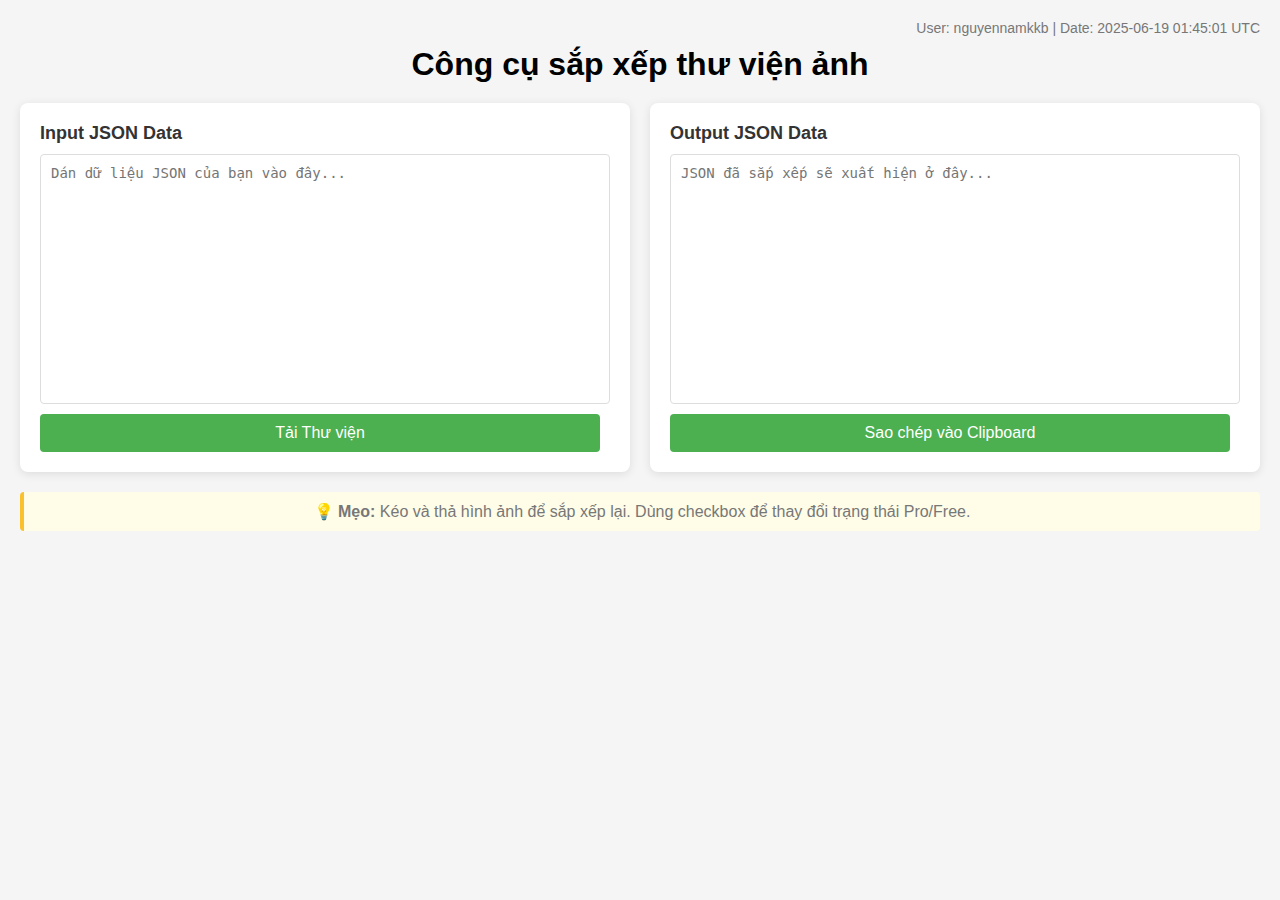
<file: dynamic-gallery.html>
<!DOCTYPE html>
<html lang="vi">
<head>
    <meta charset="UTF-8">
    <meta name="viewport" content="width=device-width, initial-scale=1.0">
    <title>Công cụ sắp xếp thư viện ảnh</title>
    <style>
        * {
            box-sizing: border-box;
            margin: 0;
            padding: 0;
        }
        body {
            font-family: 'Arial', sans-serif;
            background-color: #f5f5f5;
            padding: 20px;
        }
        .container {
            max-width: 1400px;
            margin: 0 auto;
        }
        .user-info {
            text-align: right;
            font-size: 14px;
            color: #777;
            margin-bottom: 10px;
        }
        .layout-container {
            display: flex;
            gap: 20px;
            margin-bottom: 20px;
        }
        .json-panel {
            flex: 1;
            padding: 20px;
            background-color: white;
            border-radius: 8px;
            box-shadow: 0 2px 10px rgba(0,0,0,0.1);
            min-height: 300px;
            display: flex;
            flex-direction: column;
        }
        .json-panel-title {
            font-size: 18px;
            margin-bottom: 10px;
            color: #333;
        }
        .json-textarea {
            width: 100%;
            flex: 1;
            min-height: 250px;
            padding: 10px;
            font-family: monospace;
            font-size: 14px;
            border: 1px solid #ddd;
            border-radius: 4px;
            resize: none;
            margin-bottom: 10px;
        }
        .btn {
            padding: 10px 20px;
            background-color: #4CAF50;
            color: white;
            border: none;
            border-radius: 4px;
            cursor: pointer;
            font-size: 16px;
            transition: background-color 0.3s;
            margin-right: 10px;
        }
        .btn:hover {
            background-color: #45a049;
        }
        .btn-blue {
            background-color: #2196F3;
        }
        .btn-blue:hover {
            background-color: #0b7dda;
        }
        .error-message {
            color: #d32f2f;
            padding: 10px;
            background-color: #ffebee;
            border-radius: 4px;
            margin-top: 10px;
            display: none;
        }
        .category {
            margin-bottom: 30px;
            background-color: white;
            border-radius: 8px;
            padding: 15px;
            box-shadow: 0 2px 10px rgba(0,0,0,0.1);
        }
        .category-title {
            font-size: 20px;
            color: #333;
            margin-bottom: 15px;
            padding-bottom: 5px;
            border-bottom: 2px solid #ddd;
            display: flex;
            justify-content: space-between;
            align-items: center;
        }
        .category-info {
            font-size: 14px;
            color: #777;
        }
        .gallery {
            display: flex;
            flex-wrap: wrap;
            gap: 15px;
            min-height: 100px;
        }
        .gallery-item {
            position: relative;
            width: 150px;
            border-radius: 8px;
            overflow: hidden;
            box-shadow: 0 2px 5px rgba(0,0,0,0.1);
            transition: transform 0.2s ease, box-shadow 0.2s ease;
            background-color: white;
            display: flex;
            flex-direction: column;
        }
        .gallery-item:hover {
            transform: translateY(-5px);
            box-shadow: 0 5px 15px rgba(0,0,0,0.2);
            z-index: 10;
        }
        .item-main-content {
             position: relative;
             cursor: move;
        }
        .gallery-item img {
            width: 100%;
            height: 150px;
            object-fit: cover;
            display: block;
            pointer-events: none; /* Ngăn ảnh ảnh hưởng đến việc kéo */
        }
        .badge {
            position: absolute;
            top: 10px;
            right: 10px;
            padding: 3px 8px;
            border-radius: 3px;
            font-size: 12px;
            font-weight: bold;
            color: white;
            z-index: 5;
            pointer-events: none;
        }
        .pro-badge {
            background-color: #ff7700;
        }
        .free-badge {
            background-color: #4CAF50;
        }
        .item-name {
            padding: 8px;
            font-size: 13px;
            background-color: #fff;
            text-align: center;
            white-space: nowrap;
            overflow: hidden;
            text-overflow: ellipsis;
            pointer-events: none;
            flex-grow: 1;
        }
        /* CSS MỚI CHO CHECKBOX */
        .item-pro-toggle {
            padding: 6px 8px;
            font-size: 13px;
            background-color: #f0f0f0;
            text-align: center;
            border-top: 1px solid #ddd;
        }
        .item-pro-toggle input {
            margin-right: 5px;
            vertical-align: middle;
            cursor: pointer;
        }
        .item-pro-toggle label {
            vertical-align: middle;
            cursor: pointer;
        }
        .drag-instruction {
            text-align: center;
            color: #777;
            margin-bottom: 20px;
            background-color: #fffde7;
            padding: 10px;
            border-radius: 4px;
            border-left: 4px solid #fbc02d;
        }
        .item-order {
            position: absolute;
            top: 10px;
            left: 10px;
            padding: 3px 8px;
            background-color: rgba(0,0,0,0.6);
            color: white;
            border-radius: 3px;
            font-size: 12px;
            z-index: 5;
            pointer-events: none;
        }
        .dragging {
            opacity: 0.6;
            transform: scale(0.95);
            z-index: 100;
        }
        @media (max-width: 900px) {
            .layout-container {
                flex-direction: column;
            }
        }
    </style>
</head>
<body>
    <div class="container">
        <div class="user-info">
            <span>User: nguyennamkkb</span> | 
            <span>Date: 2025-06-19 01:45:01 UTC</span>
        </div>
        
        <h1 style="text-align: center; margin-bottom: 20px;">Công cụ sắp xếp thư viện ảnh</h1>
        
        <div class="layout-container">
            <!-- Input Panel -->
            <div class="json-panel">
                <h2 class="json-panel-title">Input JSON Data</h2>
                <textarea class="json-textarea" id="json-input" placeholder="Dán dữ liệu JSON của bạn vào đây..."></textarea>
                <div class="error-message" id="error-message"></div>
                <button class="btn" id="load-btn">Tải Thư viện</button>
            </div>
            
            <!-- Output Panel -->
            <div class="json-panel">
                <h2 class="json-panel-title">Output JSON Data</h2>
                <textarea class="json-textarea" id="json-output" placeholder="JSON đã sắp xếp sẽ xuất hiện ở đây..." readonly></textarea>
                <button class="btn" id="copy-json-btn">Sao chép vào Clipboard</button>
            </div>
        </div>
        
        <div class="drag-instruction">
            <p><strong>💡 Mẹo:</strong> Kéo và thả hình ảnh để sắp xếp lại. Dùng checkbox để thay đổi trạng thái Pro/Free.</p>
        </div>
        
        <div id="gallery-container">
            <!-- Nội dung thư viện sẽ được tải vào đây -->
        </div>
    </div>

    <script>
        // Lấy các phần tử DOM
        const jsonInput = document.getElementById('json-input');
        const jsonOutput = document.getElementById('json-output');
        const loadBtn = document.getElementById('load-btn');
        const copyJsonBtn = document.getElementById('copy-json-btn');
        const galleryContainer = document.getElementById('gallery-container');
        const errorMessage = document.getElementById('error-message');
        
        // Lưu trữ dữ liệu gốc
        let originalData = null;
        
        // Hàm để hiển thị thư viện ảnh
        function renderGallery(data) {
            originalData = JSON.parse(JSON.stringify(data));
            galleryContainer.innerHTML = '';
            const urlRoot = data.urlRoot;
            
            if (!data.data || data.data.length === 0) {
                galleryContainer.innerHTML = '<p>Không tìm thấy dữ liệu thư viện.</p>';
                return;
            }
            
            data.data.forEach((category, categoryIndex) => {
                const categorySection = document.createElement('div');
                categorySection.className = 'category';
                categorySection.dataset.categoryId = category.categoryID;
                categorySection.dataset.categoryIndex = categoryIndex;
                
                const categoryTitle = document.createElement('div');
                categoryTitle.className = 'category-title';
                const titleText = document.createElement('h2');
                titleText.textContent = category.categoryName;
                categoryTitle.appendChild(titleText);
                const categoryInfo = document.createElement('span');
                categoryInfo.className = 'category-info';
                categoryInfo.textContent = `${category.content ? category.content.length : 0} ảnh`;
                categoryTitle.appendChild(categoryInfo);
                categorySection.appendChild(categoryTitle);
                
                const galleryGrid = document.createElement('div');
                galleryGrid.className = 'gallery';
                galleryGrid.dataset.categoryId = category.categoryID;
                
                if (category.content && category.content.length > 0) {
                    category.content.forEach((item, itemIndex) => {
                        const galleryItem = document.createElement('div');
                        galleryItem.className = 'gallery-item';
                        galleryItem.dataset.itemId = item.arID;
                        galleryItem.dataset.itemIndex = itemIndex;
                        galleryItem.dataset.categoryId = category.categoryID;
                        
                        // Phần nội dung chính (ảnh) để kéo thả
                        const mainContent = document.createElement('div');
                        mainContent.className = 'item-main-content';
                        mainContent.draggable = true;
                        
                        const itemOrder = document.createElement('span');
                        itemOrder.className = 'item-order';
                        itemOrder.textContent = itemIndex + 1;
                        mainContent.appendChild(itemOrder);
                        
                        const img = document.createElement('img');
                        img.src = urlRoot + item.thumb;
                        img.alt = item.arName;
                        img.loading = 'lazy';
                        img.onerror = function() {
                            this.onerror = null;
                            this.src = '[data-uri]ỗi ảnh</textPjwvc3ZnPg==';
                        };
                        mainContent.appendChild(img);
                        
                        updateItemBadges(mainContent, item);
                        
                        const itemName = document.createElement('div');
                        itemName.className = 'item-name';
                        itemName.textContent = item.arName;

                        // *** PHẦN MỚI: CHECKBOX CHỈNH SỬA PRO ***
                        const proToggleContainer = document.createElement('div');
                        proToggleContainer.className = 'item-pro-toggle';
                        const proCheckboxId = `pro-check-${item.arID}`;
                        
                        const proCheckbox = document.createElement('input');
                        proCheckbox.type = 'checkbox';
                        proCheckbox.id = proCheckboxId;
                        proCheckbox.checked = item.pro;
                        proCheckbox.dataset.itemId = item.arID;
                        proCheckbox.dataset.categoryIndex = categoryIndex;
                        
                        const proLabel = document.createElement('label');
                        proLabel.htmlFor = proCheckboxId;
                        proLabel.textContent = ' Pro';
                        
                        proToggleContainer.appendChild(proCheckbox);
                        proToggleContainer.appendChild(proLabel);
                        
                        // Gắn các phần tử vào item
                        galleryItem.appendChild(mainContent);
                        galleryItem.appendChild(itemName);
                        galleryItem.appendChild(proToggleContainer);
                        galleryGrid.appendChild(galleryItem);
                        
                        // Thêm sự kiện
                        mainContent.addEventListener('dragstart', handleDragStart);
                        mainContent.addEventListener('dragend', handleDragEnd);
                        mainContent.addEventListener('dragover', handleDragOver);
                        mainContent.addEventListener('drop', handleDrop);
                        proCheckbox.addEventListener('change', handleProToggle);
                    });
                } else {
                    galleryGrid.innerHTML = '<p>Không có ảnh trong danh mục này.</p>';
                }
                
                categorySection.appendChild(galleryGrid);
                galleryContainer.appendChild(categorySection);
            });
            
            updateJsonOutput();
        }

        // *** HÀM MỚI: XỬ LÝ KHI CHECKBOX THAY ĐỔI ***
        function handleProToggle(e) {
            const checkbox = e.target;
            const itemId = parseInt(checkbox.dataset.itemId);
            const categoryIndex = parseInt(checkbox.dataset.categoryIndex);
            const isPro = checkbox.checked;

            // 1. Cập nhật dữ liệu trong 'originalData'
            const itemToUpdate = originalData.data[categoryIndex]?.content.find(
                item => item.arID === itemId
            );

            if (itemToUpdate) {
                itemToUpdate.pro = isPro;
                itemToUpdate.free = !isPro; // Giả sử free luôn ngược lại với pro
            }

            // 2. Cập nhật huy hiệu (badge) trên giao diện
            const galleryItem = checkbox.closest('.gallery-item');
            const mainContent = galleryItem.querySelector('.item-main-content');
            if(mainContent && itemToUpdate) {
                updateItemBadges(mainContent, itemToUpdate);
            }

            // 3. Cập nhật lại JSON output
            updateJsonOutput();
        }

        // *** HÀM MỚI: TÁI SỬ DỤNG LOGIC CẬP NHẬT BADGE ***
        function updateItemBadges(element, itemData) {
            // Xóa badge cũ
            element.querySelectorAll('.badge').forEach(badge => badge.remove());
            // Thêm badge mới dựa trên dữ liệu
            if (itemData.pro) {
                const proBadge = document.createElement('span');
                proBadge.className = 'badge pro-badge';
                proBadge.textContent = 'PRO';
                element.appendChild(proBadge);
            } else if (itemData.free) {
                const freeBadge = document.createElement('span');
                freeBadge.className = 'badge free-badge';
                freeBadge.textContent = 'FREE';
                element.appendChild(freeBadge);
            }
        }
        
        let draggedItem = null;
        
        function handleDragStart(e) {
            draggedItem = this.closest('.gallery-item'); // Kéo cả gallery-item
            e.dataTransfer.effectAllowed = 'move';
            e.dataTransfer.setData('text/plain', draggedItem.dataset.itemIndex);
            setTimeout(() => { draggedItem.classList.add('dragging'); }, 0);
        }
        
        function handleDragEnd() {
            if(draggedItem) {
                draggedItem.classList.remove('dragging');
            }
            updateItemOrderNumbers();
            updateJsonOutput();
        }
        
        function handleDragOver(e) {
            e.preventDefault();
        }
        
        function handleDrop(e) {
            e.stopPropagation();
            const dropTarget = this.closest('.gallery-item');
            if (draggedItem === dropTarget) return false;

            if (draggedItem.dataset.categoryId === dropTarget.dataset.categoryId) {
                const parent = dropTarget.parentNode;
                const children = Array.from(parent.children);
                const draggedIndex = children.indexOf(draggedItem);
                const dropIndex = children.indexOf(dropTarget);
                
                if (draggedIndex < dropIndex) {
                    parent.insertBefore(draggedItem, dropTarget.nextSibling);
                } else {
                    parent.insertBefore(draggedItem, dropTarget);
                }
            } else {
                console.log("Không thể di chuyển ảnh giữa các danh mục khác nhau.");
            }
            return false;
        }
        
        function updateItemOrderNumbers() {
            document.querySelectorAll('.gallery').forEach(galleryGrid => {
                const items = galleryGrid.querySelectorAll('.gallery-item');
                items.forEach((item, index) => {
                    item.dataset.itemIndex = index;
                    const orderElem = item.querySelector('.item-order');
                    if (orderElem) orderElem.textContent = index + 1;
                });
            });
        }
        
        function updateJsonOutput() {
            if (!originalData) return;
            const updatedData = JSON.parse(JSON.stringify(originalData));
            
            document.querySelectorAll('.category').forEach(categorySection => {
                const categoryIndex = parseInt(categorySection.dataset.categoryIndex);
                const items = categorySection.querySelectorAll('.gallery-item');
                const newContentArray = [];
                items.forEach(item => {
                    const itemId = parseInt(item.dataset.itemId);
                    const originalItem = originalData.data[categoryIndex]?.content.find(
                        contentItem => contentItem.arID === itemId
                    );
                    if (originalItem) {
                        newContentArray.push(originalItem);
                    }
                });
                
                if (updatedData.data[categoryIndex]) {
                    updatedData.data[categoryIndex].content = newContentArray;
                }
            });
            
            jsonOutput.value = JSON.stringify(updatedData, null, 2);
        }
        
        function parseAndValidateJSON(jsonString) {
            try {
                const data = JSON.parse(jsonString);
                if (!data.urlRoot || !Array.isArray(data.data)) {
                     throw new Error('Cấu trúc JSON không hợp lệ.');
                }
                return data;
            } catch (error) {
                throw new Error(`JSON không hợp lệ: ${error.message}`);
            }
        }
        
        function loadGallery() {
            errorMessage.style.display = 'none';
            const jsonString = jsonInput.value.trim();
            if (!jsonString) {
                errorMessage.textContent = 'Vui lòng nhập dữ liệu JSON.';
                errorMessage.style.display = 'block';
                return;
            }
            try {
                const data = parseAndValidateJSON(jsonString);
                renderGallery(data);
            } catch (error) {
                errorMessage.textContent = error.message;
                errorMessage.style.display = 'block';
            }
        }
        
        function copyJSONToClipboard() {
            jsonOutput.select();
            try {
                document.execCommand('copy');
                const originalText = copyJsonBtn.textContent;
                copyJsonBtn.textContent = 'Đã sao chép!';
                setTimeout(() => { copyJsonBtn.textContent = originalText; }, 2000);
            } catch (err) {
                alert('Không thể sao chép.');
            }
        }
        
        loadBtn.addEventListener('click', loadGallery);
        copyJsonBtn.addEventListener('click', copyJSONToClipboard);
        
    </script>
</body>
</html>
</file>
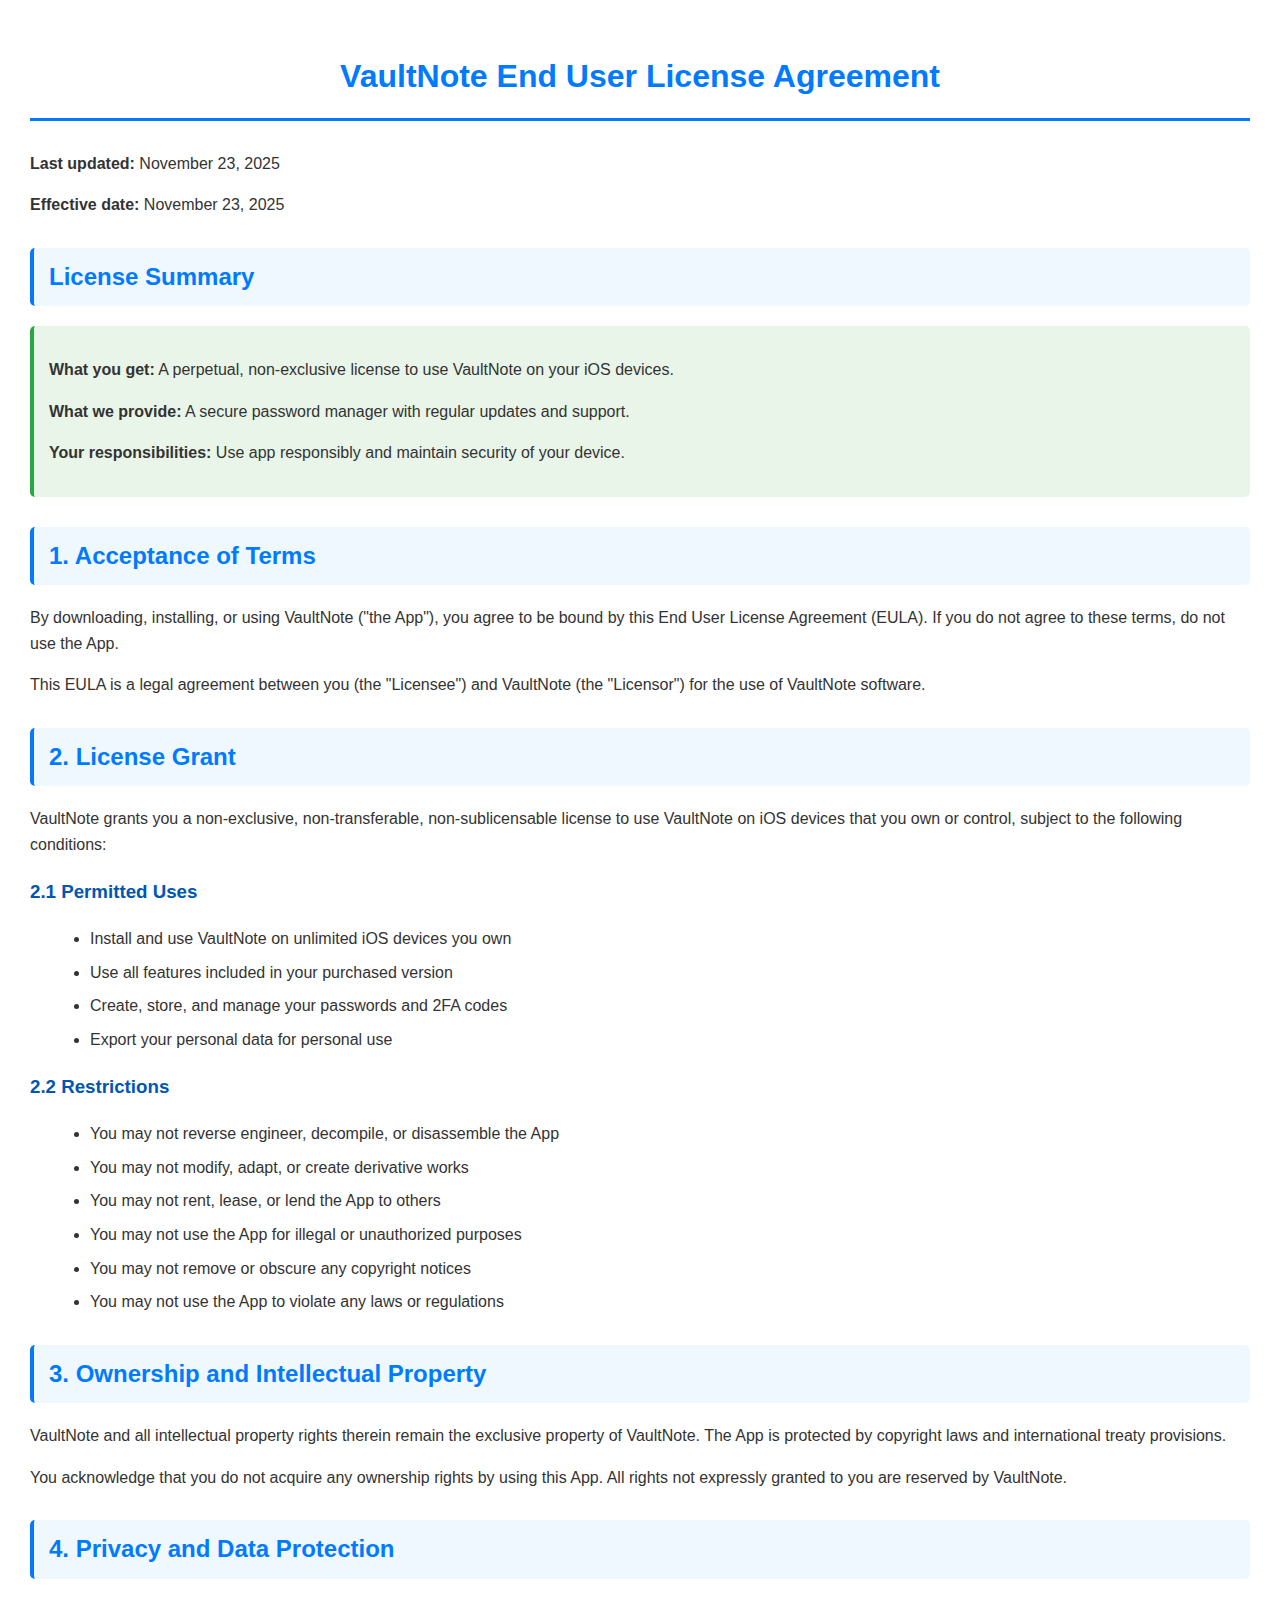
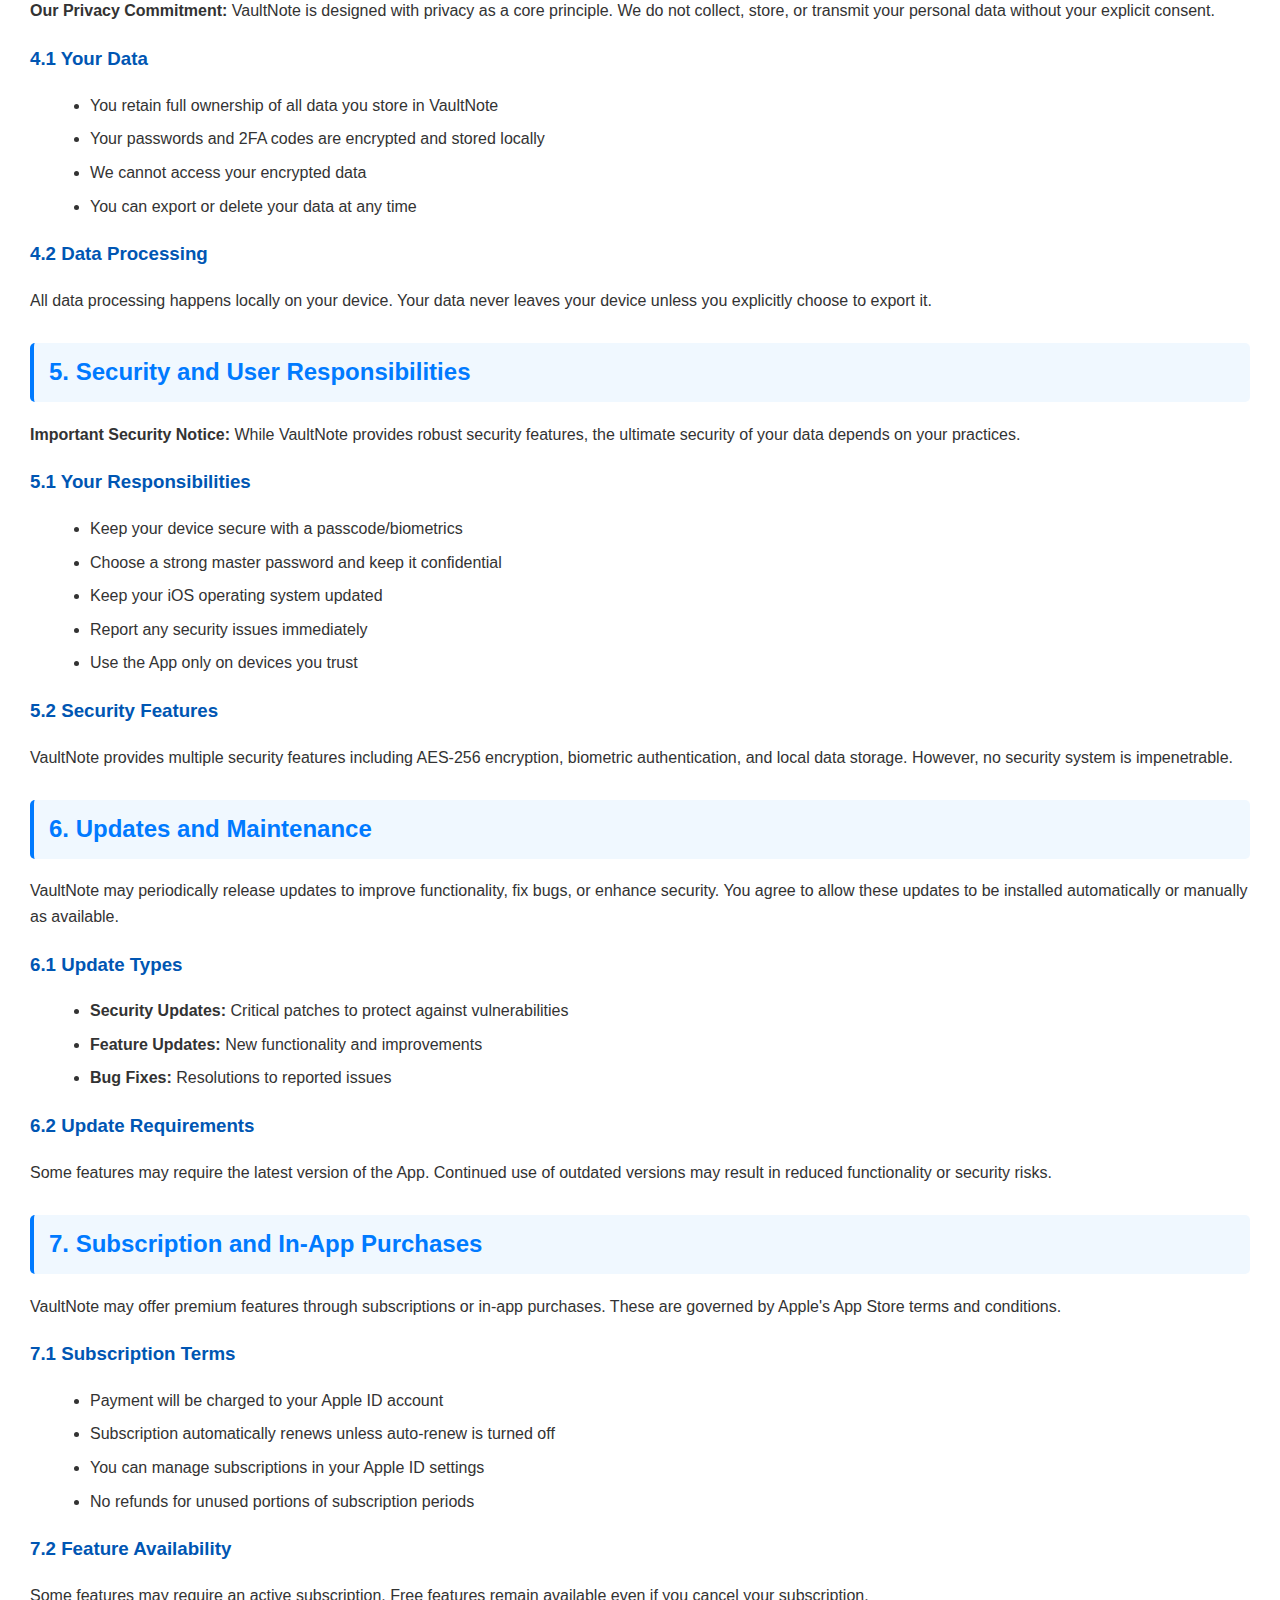
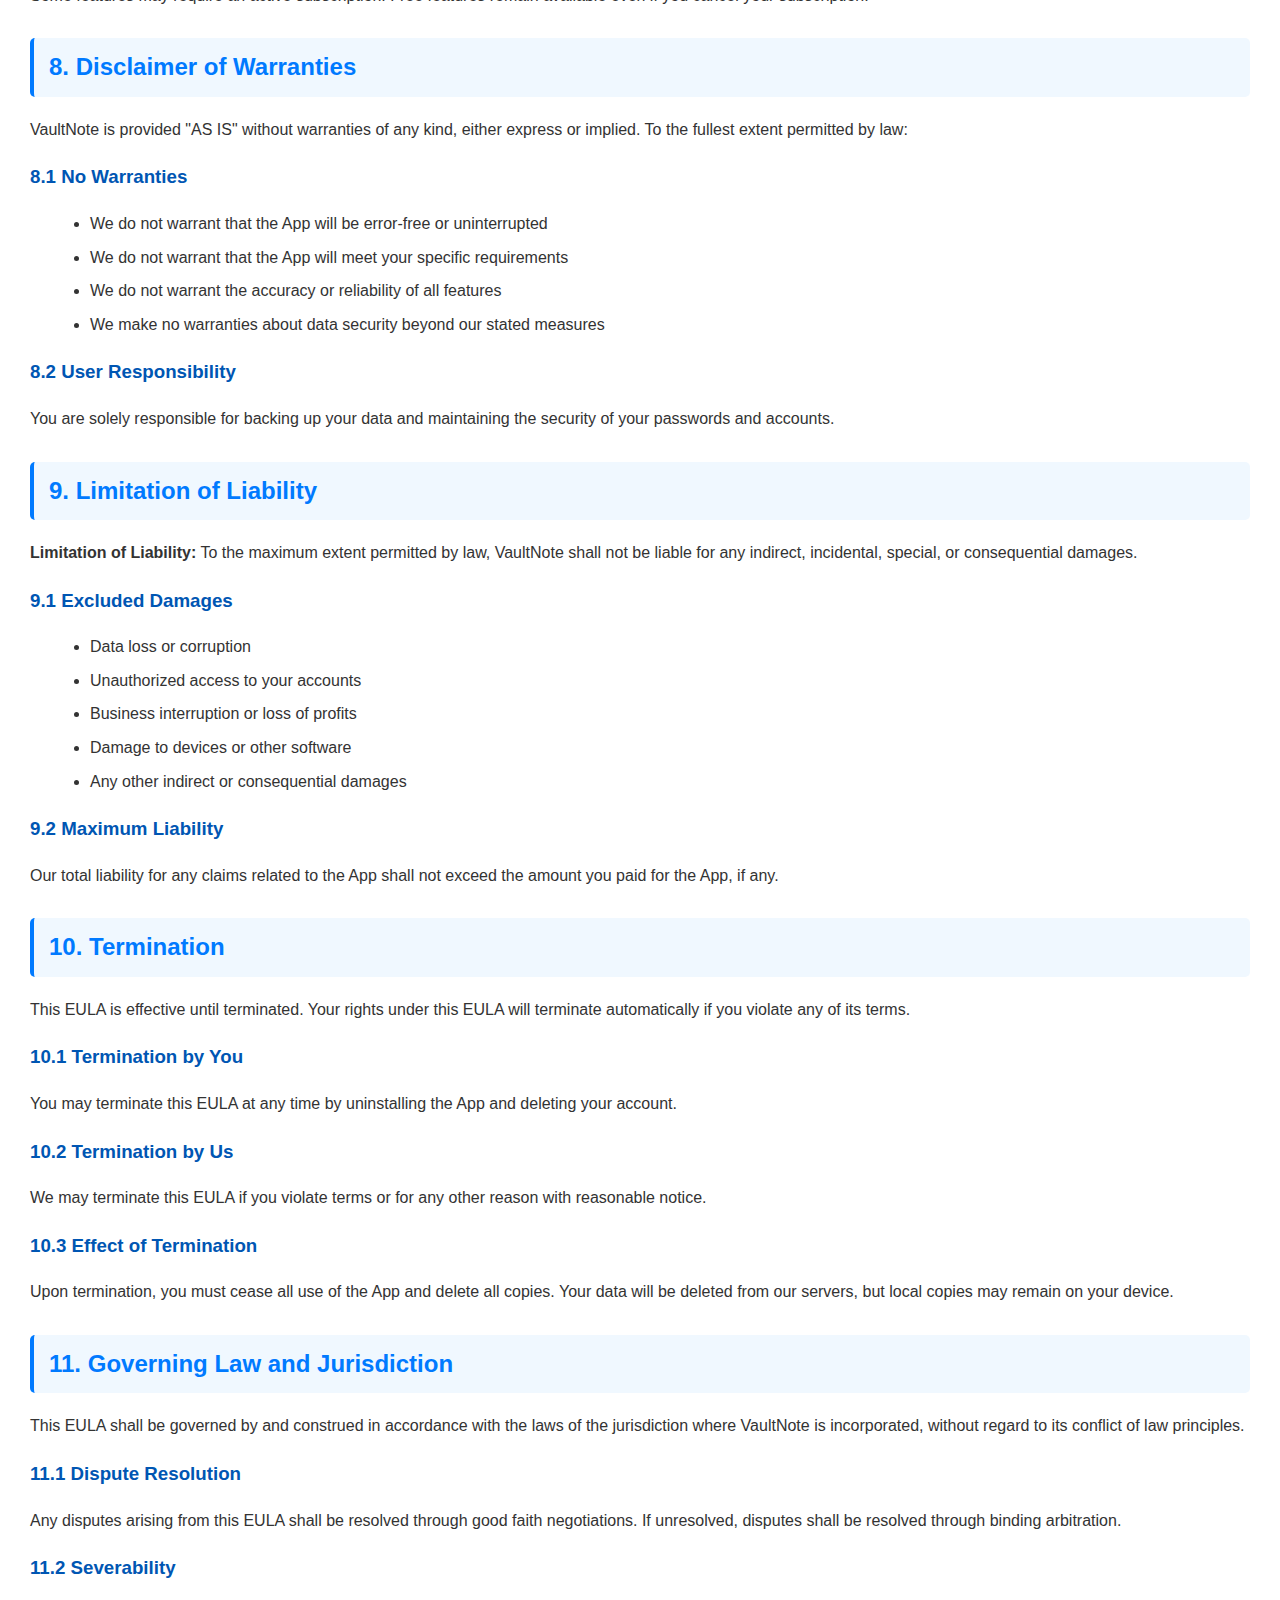
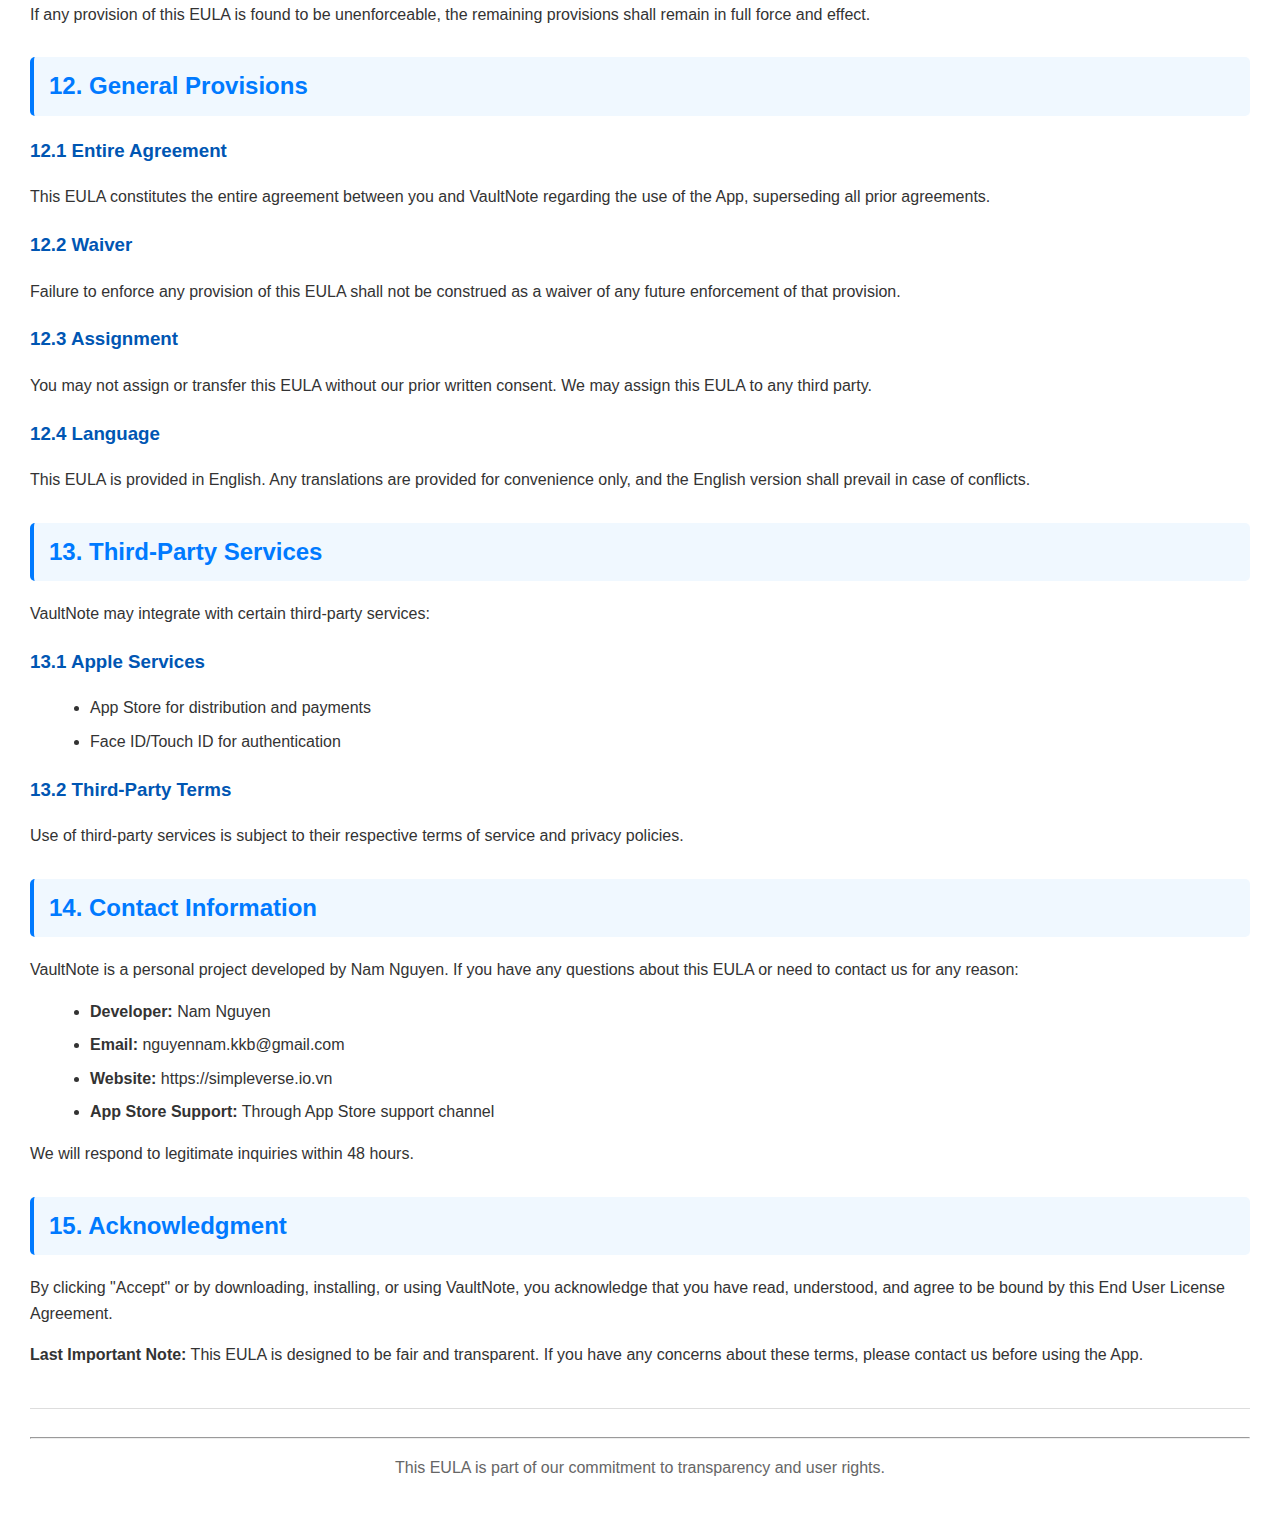
<file: vauldnote/eula.html>
<!DOCTYPE html>
<html lang="en">
<head>
    <meta charset="UTF-8">
    <meta name="viewport" content="width=device-width, initial-scale=1.0">
    <title>VaultNote - End User License Agreement</title>
    <style>
        body {
            font-family: -apple-system, BlinkMacSystemFont, 'Segoe UI', Roboto, sans-serif;
            line-height: 1.6;
            color: #333;
            margin: 0;
            padding: 0;
            background-color: #f8f9fa;
        }
        .container {
            background-color: white;
            padding: 30px;
            min-height: 100vh;
        }
        h1 {
            color: #007AFF;
            text-align: center;
            border-bottom: 3px solid #007AFF;
            padding-bottom: 15px;
            margin-bottom: 30px;
        }
        h2 {
            color: #007AFF;
            border-left: 4px solid #007AFF;
            padding-left: 15px;
            margin-top: 30px;
            background-color: #f0f8ff;
            padding: 10px 15px;
            border-radius: 5px;
        }
        h3 {
            color: #0056b3;
            margin-top: 20px;
        }
        .highlight {
            background-color: #fff3cd;
            border: 1px solid #ffeaa7;
            border-radius: 5px;
            padding: 15px;
            margin: 15px 0;
        }
        .license-summary {
            background-color: #e8f5e8;
            border-left: 4px solid #28a745;
            padding: 15px;
            margin: 15px 0;
            border-radius: 5px;
        }
        ul {
            margin-left: 20px;
        }
        li {
            margin-bottom: 8px;
        }
        .footer {
            text-align: center;
            margin-top: 40px;
            padding-top: 20px;
            border-top: 1px solid #ddd;
            color: #666;
        }
        @media (max-width: 600px) {
            body { padding: 10px; }
            .container { padding: 20px; }
            h1 { font-size: 24px; }
            h2 { font-size: 18px; }
        }
    </style>
</head>
<body>
    <div class="container">
        <h1>VaultNote End User License Agreement</h1>
    <p><strong>Last updated:</strong> November 23, 2025</p>
    <p><strong>Effective date:</strong> November 23, 2025</p>
    
    <h2>License Summary</h2>
    <div class="license-summary">
        <p><strong>What you get:</strong> A perpetual, non-exclusive license to use VaultNote on your iOS devices.</p>
        <p><strong>What we provide:</strong> A secure password manager with regular updates and support.</p>
        <p><strong>Your responsibilities:</strong> Use app responsibly and maintain security of your device.</p>
    </div>
    
    <h2>1. Acceptance of Terms</h2>
    <p>By downloading, installing, or using VaultNote ("the App"), you agree to be bound by this End User License Agreement (EULA). If you do not agree to these terms, do not use the App.</p>
    <p>This EULA is a legal agreement between you (the "Licensee") and VaultNote (the "Licensor") for the use of VaultNote software.</p>
    
    <h2>2. License Grant</h2>
    <p>VaultNote grants you a non-exclusive, non-transferable, non-sublicensable license to use VaultNote on iOS devices that you own or control, subject to the following conditions:</p>
    
    <h3>2.1 Permitted Uses</h3>
    <ul>
        <li>Install and use VaultNote on unlimited iOS devices you own</li>
        <li>Use all features included in your purchased version</li>
        <li>Create, store, and manage your passwords and 2FA codes</li>
        <li>Export your personal data for personal use</li>
    </ul>
    
    <h3>2.2 Restrictions</h3>
    <ul>
        <li>You may not reverse engineer, decompile, or disassemble the App</li>
        <li>You may not modify, adapt, or create derivative works</li>
        <li>You may not rent, lease, or lend the App to others</li>
        <li>You may not use the App for illegal or unauthorized purposes</li>
        <li>You may not remove or obscure any copyright notices</li>
        <li>You may not use the App to violate any laws or regulations</li>
    </ul>
    
    <h2>3. Ownership and Intellectual Property</h2>
    <p>VaultNote and all intellectual property rights therein remain the exclusive property of VaultNote. The App is protected by copyright laws and international treaty provisions.</p>
    <p>You acknowledge that you do not acquire any ownership rights by using this App. All rights not expressly granted to you are reserved by VaultNote.</p>
    
    <h2>4. Privacy and Data Protection</h2>
    <p><strong>Our Privacy Commitment:</strong> VaultNote is designed with privacy as a core principle. We do not collect, store, or transmit your personal data without your explicit consent.</p>
    
    <h3>4.1 Your Data</h3>
    <ul>
        <li>You retain full ownership of all data you store in VaultNote</li>
        <li>Your passwords and 2FA codes are encrypted and stored locally</li>
        <li>We cannot access your encrypted data</li>
        <li>You can export or delete your data at any time</li>
    </ul>
    
    <h3>4.2 Data Processing</h3>
    <p>All data processing happens locally on your device. Your data never leaves your device unless you explicitly choose to export it.</p>
    
    <h2>5. Security and User Responsibilities</h2>
    <p><strong>Important Security Notice:</strong> While VaultNote provides robust security features, the ultimate security of your data depends on your practices.</p>
    
    <h3>5.1 Your Responsibilities</h3>
    <ul>
        <li>Keep your device secure with a passcode/biometrics</li>
        <li>Choose a strong master password and keep it confidential</li>
        <li>Keep your iOS operating system updated</li>
        <li>Report any security issues immediately</li>
        <li>Use the App only on devices you trust</li>
    </ul>
    
    <h3>5.2 Security Features</h3>
    <p>VaultNote provides multiple security features including AES-256 encryption, biometric authentication, and local data storage. However, no security system is impenetrable.</p>
    
    <h2>6. Updates and Maintenance</h2>
    <p>VaultNote may periodically release updates to improve functionality, fix bugs, or enhance security. You agree to allow these updates to be installed automatically or manually as available.</p>
    
    <h3>6.1 Update Types</h3>
    <ul>
        <li><strong>Security Updates:</strong> Critical patches to protect against vulnerabilities</li>
        <li><strong>Feature Updates:</strong> New functionality and improvements</li>
        <li><strong>Bug Fixes:</strong> Resolutions to reported issues</li>
    </ul>
    
    <h3>6.2 Update Requirements</h3>
    <p>Some features may require the latest version of the App. Continued use of outdated versions may result in reduced functionality or security risks.</p>
    
    <h2>7. Subscription and In-App Purchases</h2>
    <p>VaultNote may offer premium features through subscriptions or in-app purchases. These are governed by Apple's App Store terms and conditions.</p>
    
    <h3>7.1 Subscription Terms</h3>
    <ul>
        <li>Payment will be charged to your Apple ID account</li>
        <li>Subscription automatically renews unless auto-renew is turned off</li>
        <li>You can manage subscriptions in your Apple ID settings</li>
        <li>No refunds for unused portions of subscription periods</li>
    </ul>
    
    <h3>7.2 Feature Availability</h3>
    <p>Some features may require an active subscription. Free features remain available even if you cancel your subscription.</p>
    
    <h2>8. Disclaimer of Warranties</h2>
    <p>VaultNote is provided "AS IS" without warranties of any kind, either express or implied. To the fullest extent permitted by law:</p>
    
    <h3>8.1 No Warranties</h3>
    <ul>
        <li>We do not warrant that the App will be error-free or uninterrupted</li>
        <li>We do not warrant that the App will meet your specific requirements</li>
        <li>We do not warrant the accuracy or reliability of all features</li>
        <li>We make no warranties about data security beyond our stated measures</li>
    </ul>
    
    <h3>8.2 User Responsibility</h3>
    <p>You are solely responsible for backing up your data and maintaining the security of your passwords and accounts.</p>
    
    <h2>9. Limitation of Liability</h2>
    <p><strong>Limitation of Liability:</strong> To the maximum extent permitted by law, VaultNote shall not be liable for any indirect, incidental, special, or consequential damages.</p>
    
    <h3>9.1 Excluded Damages</h3>
    <ul>
        <li>Data loss or corruption</li>
        <li>Unauthorized access to your accounts</li>
        <li>Business interruption or loss of profits</li>
        <li>Damage to devices or other software</li>
        <li>Any other indirect or consequential damages</li>
    </ul>
    
    <h3>9.2 Maximum Liability</h3>
    <p>Our total liability for any claims related to the App shall not exceed the amount you paid for the App, if any.</p>
    
    <h2>10. Termination</h2>
    <p>This EULA is effective until terminated. Your rights under this EULA will terminate automatically if you violate any of its terms.</p>
    
    <h3>10.1 Termination by You</h3>
    <p>You may terminate this EULA at any time by uninstalling the App and deleting your account.</p>
    
    <h3>10.2 Termination by Us</h3>
    <p>We may terminate this EULA if you violate terms or for any other reason with reasonable notice.</p>
    
    <h3>10.3 Effect of Termination</h3>
    <p>Upon termination, you must cease all use of the App and delete all copies. Your data will be deleted from our servers, but local copies may remain on your device.</p>
    
    <h2>11. Governing Law and Jurisdiction</h2>
    <p>This EULA shall be governed by and construed in accordance with the laws of the jurisdiction where VaultNote is incorporated, without regard to its conflict of law principles.</p>
    
    <h3>11.1 Dispute Resolution</h3>
    <p>Any disputes arising from this EULA shall be resolved through good faith negotiations. If unresolved, disputes shall be resolved through binding arbitration.</p>
    
    <h3>11.2 Severability</h3>
    <p>If any provision of this EULA is found to be unenforceable, the remaining provisions shall remain in full force and effect.</p>
    
    <h2>12. General Provisions</h2>
    
    <h3>12.1 Entire Agreement</h3>
    <p>This EULA constitutes the entire agreement between you and VaultNote regarding the use of the App, superseding all prior agreements.</p>
    
    <h3>12.2 Waiver</h3>
    <p>Failure to enforce any provision of this EULA shall not be construed as a waiver of any future enforcement of that provision.</p>
    
    <h3>12.3 Assignment</h3>
    <p>You may not assign or transfer this EULA without our prior written consent. We may assign this EULA to any third party.</p>
    
    <h3>12.4 Language</h3>
    <p>This EULA is provided in English. Any translations are provided for convenience only, and the English version shall prevail in case of conflicts.</p>
    
    <h2>13. Third-Party Services</h2>
    <p>VaultNote may integrate with certain third-party services:</p>
    
    <h3>13.1 Apple Services</h3>
    <ul>
        <li>App Store for distribution and payments</li>
        <li>Face ID/Touch ID for authentication</li>
    </ul>
    
    <h3>13.2 Third-Party Terms</h3>
    <p>Use of third-party services is subject to their respective terms of service and privacy policies.</p>
    
    <h2>14. Contact Information</h2>
    <p>VaultNote is a personal project developed by Nam Nguyen. If you have any questions about this EULA or need to contact us for any reason:</p>
    <ul>
        <li><strong>Developer:</strong> Nam Nguyen</li>
        <li><strong>Email:</strong> nguyennam.kkb@gmail.com</li>
        <li><strong>Website:</strong> https://simpleverse.io.vn</li>
        <li><strong>App Store Support:</strong> Through App Store support channel</li>
    </ul>
    <p>We will respond to legitimate inquiries within 48 hours.</p>
    
    <h2>15. Acknowledgment</h2>
    <p>By clicking "Accept" or by downloading, installing, or using VaultNote, you acknowledge that you have read, understood, and agree to be bound by this End User License Agreement.</p>
    
    <p><strong>Last Important Note:</strong> This EULA is designed to be fair and transparent. If you have any concerns about these terms, please contact us before using the App.</p>
    
    <div class="footer">
        <hr>
        <p>This EULA is part of our commitment to transparency and user rights.</p>
    </div>
    </div>
</body>
</html>
</file>
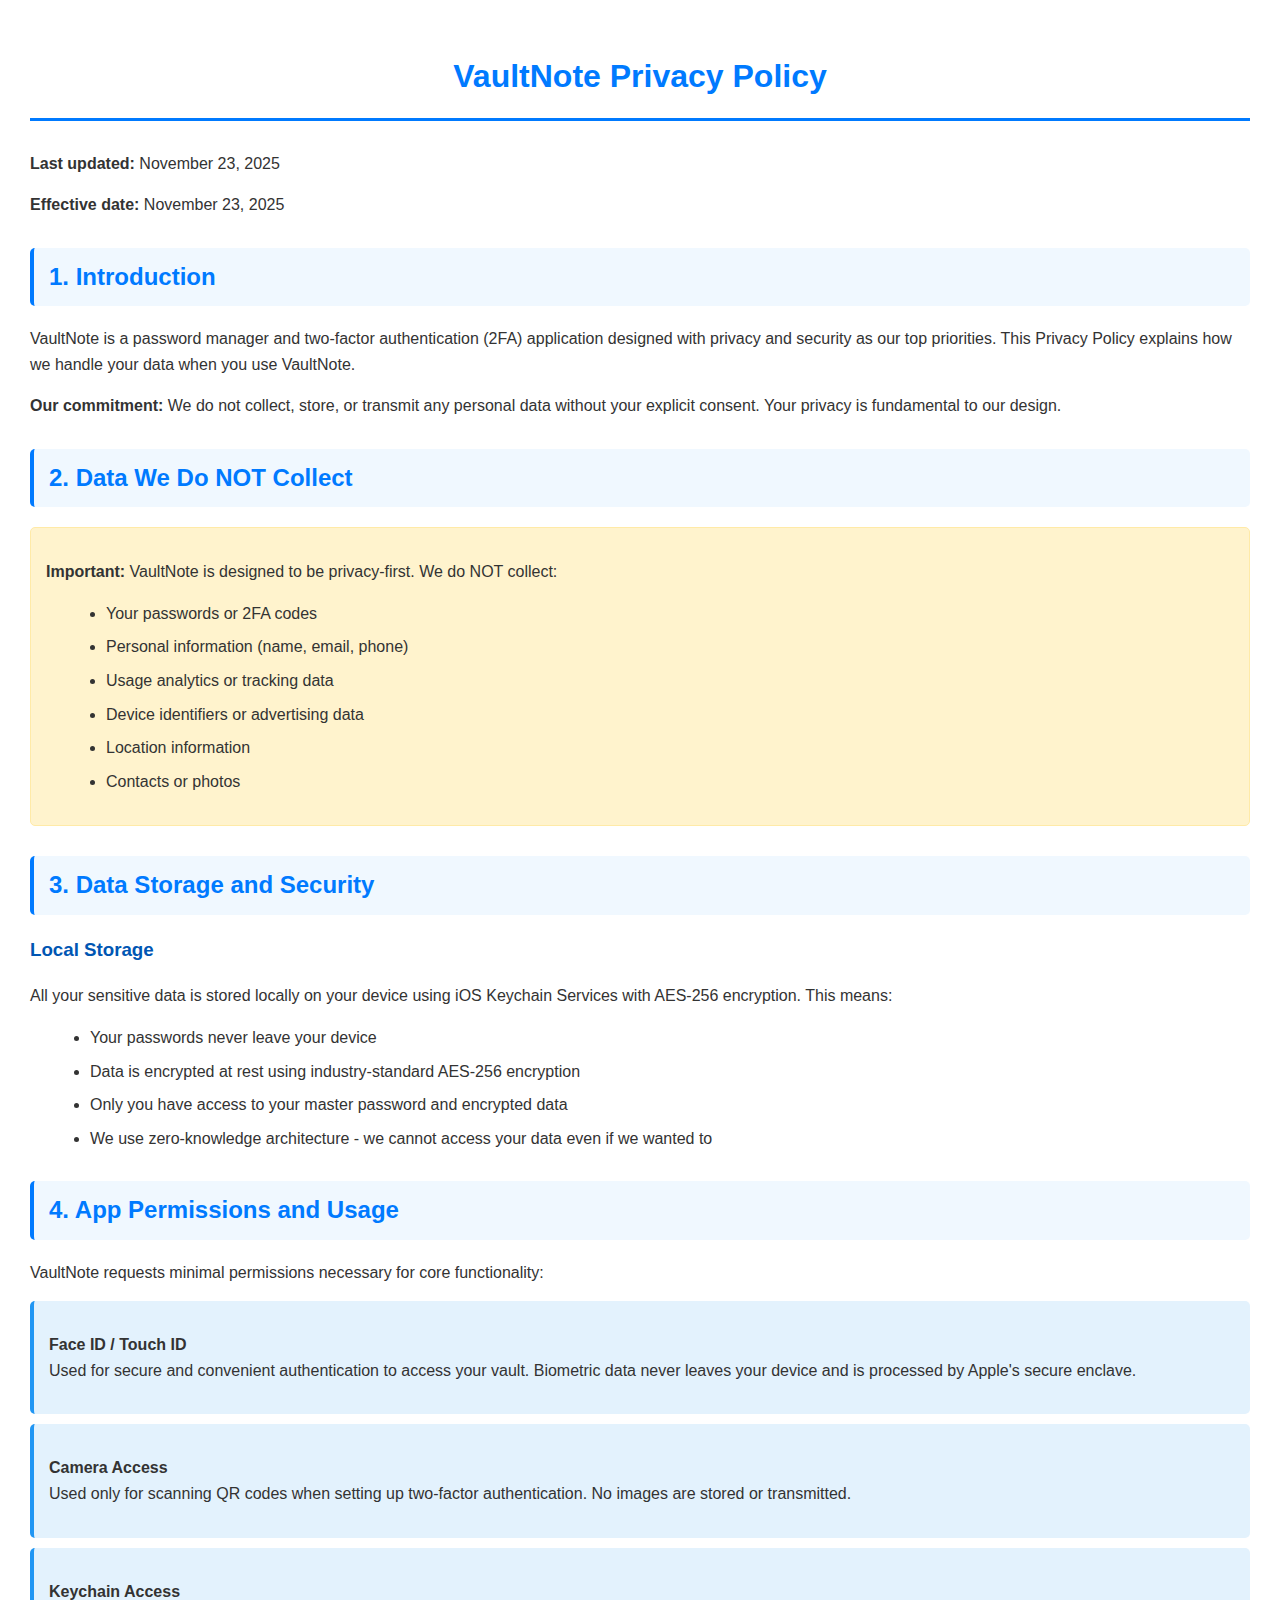
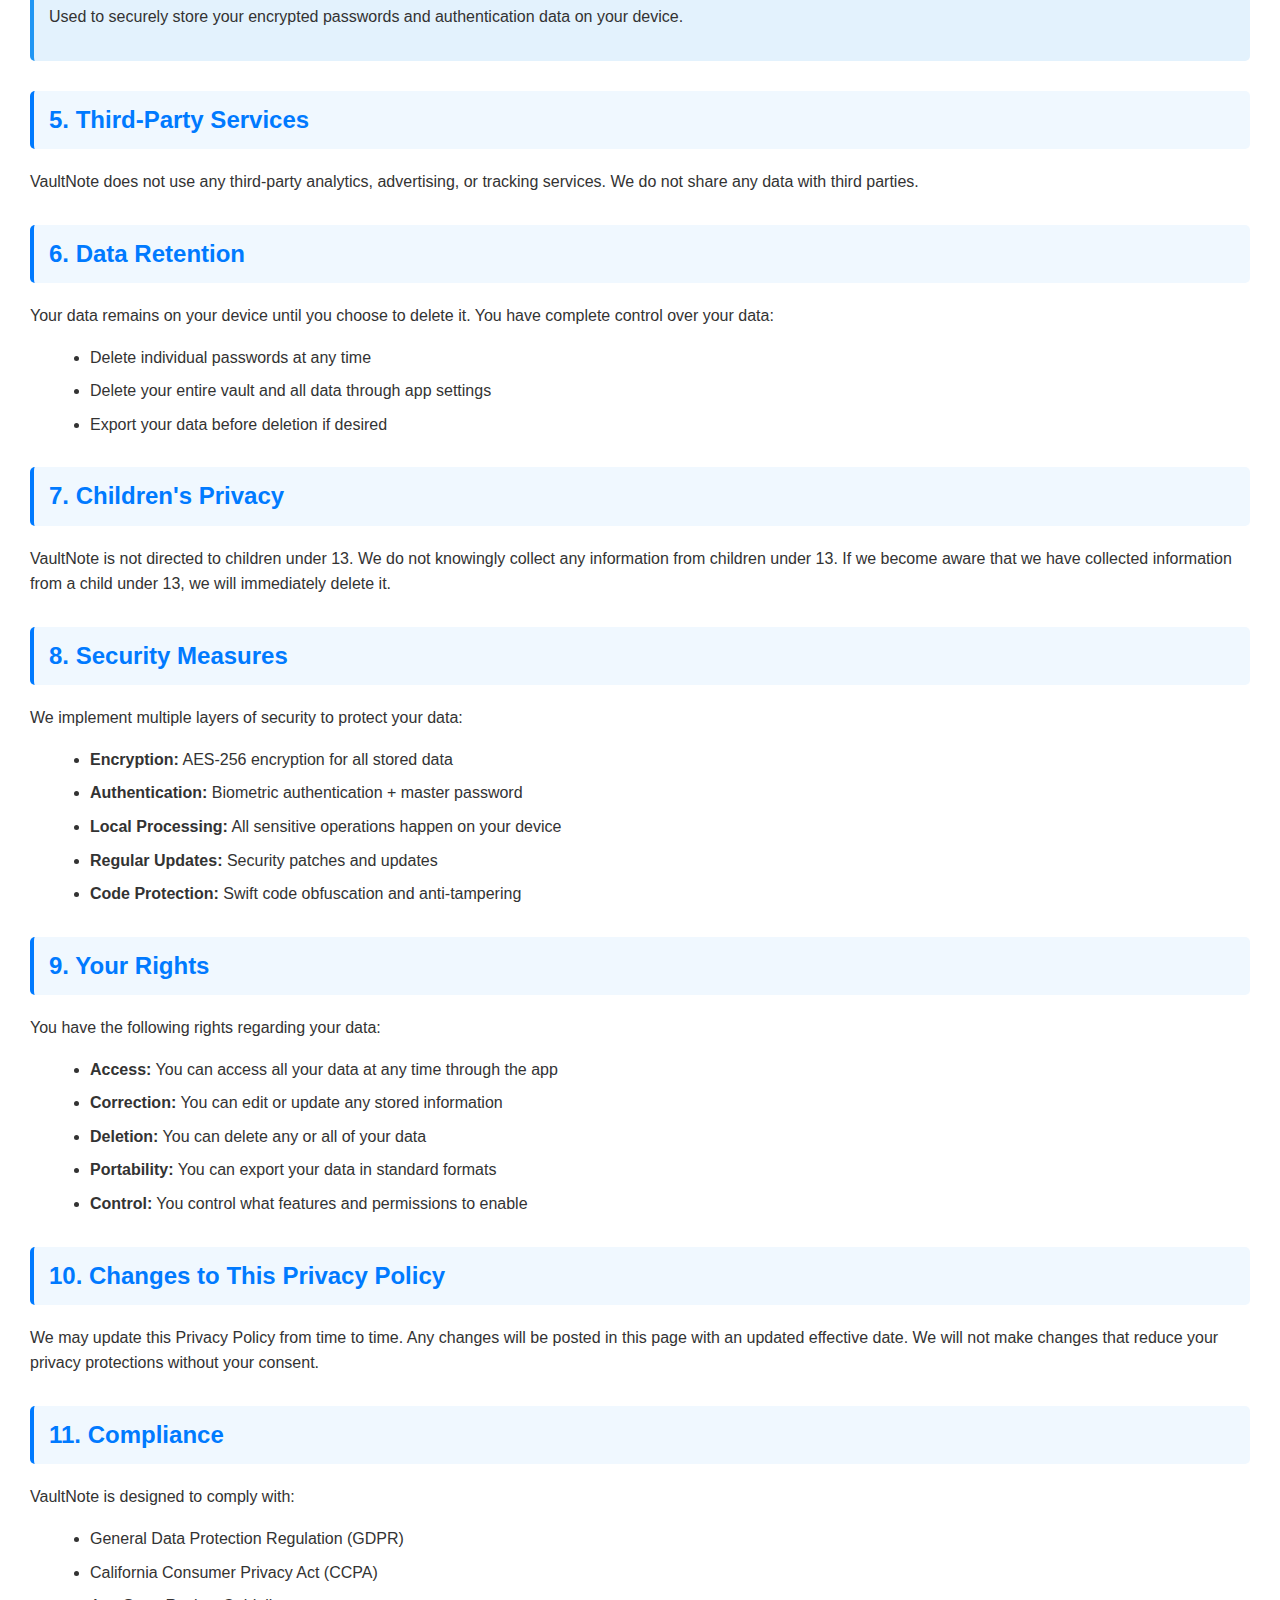
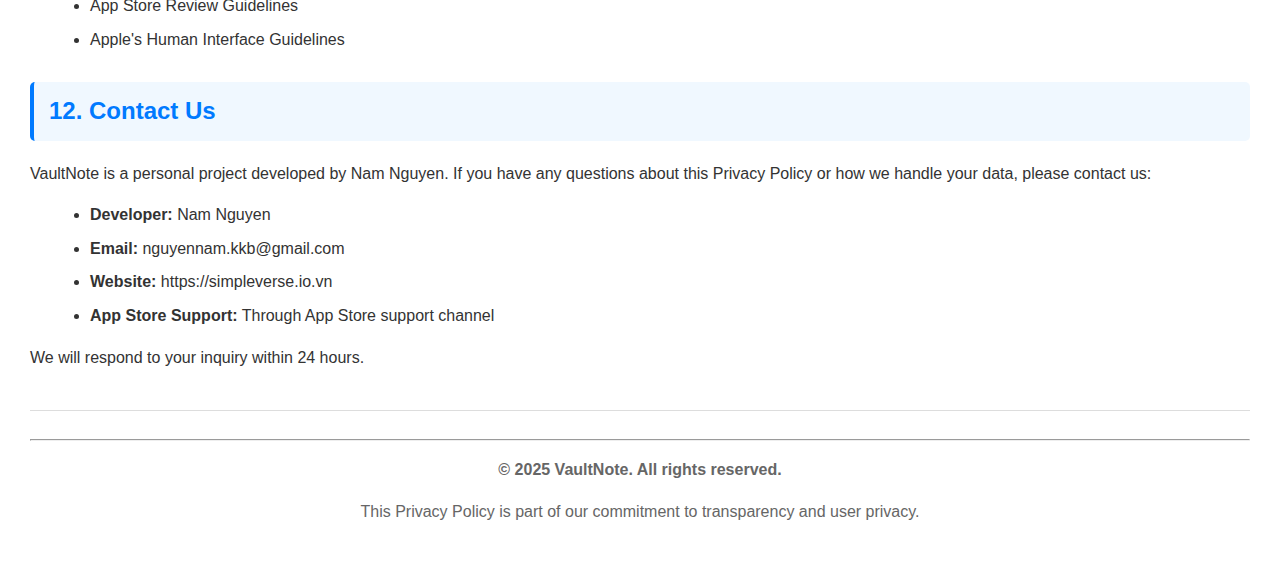
<file: vauldnote/privacy_policy.html>
<!DOCTYPE html>
<html lang="en">
<head>
    <meta charset="UTF-8">
    <meta name="viewport" content="width=device-width, initial-scale=1.0">
    <title>VaultNote - Privacy Policy</title>
    <style>
        body {
            font-family: -apple-system, BlinkMacSystemFont, 'Segoe UI', Roboto, sans-serif;
            line-height: 1.6;
            color: #333;
            margin: 0;
            padding: 0;
            background-color: #f8f9fa;
        }
        .container {
            background-color: white;
            padding: 30px;
            min-height: 100vh;
        }
        h1 {
            color: #007AFF;
            text-align: center;
            border-bottom: 3px solid #007AFF;
            padding-bottom: 15px;
            margin-bottom: 30px;
        }
        h2 {
            color: #007AFF;
            border-left: 4px solid #007AFF;
            padding-left: 15px;
            margin-top: 30px;
            background-color: #f0f8ff;
            padding: 10px 15px;
            border-radius: 5px;
        }
        h3 {
            color: #0056b3;
            margin-top: 20px;
        }
        .highlight {
            background-color: #fff3cd;
            border: 1px solid #ffeaa7;
            border-radius: 5px;
            padding: 15px;
            margin: 15px 0;
        }
        .permission {
            background-color: #e3f2fd;
            border-left: 4px solid #2196F3;
            padding: 15px;
            margin: 10px 0;
            border-radius: 5px;
        }
        ul {
            margin-left: 20px;
        }
        li {
            margin-bottom: 8px;
        }
        .footer {
            text-align: center;
            margin-top: 40px;
            padding-top: 20px;
            border-top: 1px solid #ddd;
            color: #666;
        }
        @media (max-width: 600px) {
            body { padding: 10px; }
            .container { padding: 20px; }
            h1 { font-size: 24px; }
            h2 { font-size: 18px; }
        }
    </style>
</head>
<body>
    <div class="container">
        <h1>VaultNote Privacy Policy</h1>
    <p><strong>Last updated:</strong> November 23, 2025</p>
    <p><strong>Effective date:</strong> November 23, 2025</p>
    
    <h2>1. Introduction</h2>
    <p>VaultNote is a password manager and two-factor authentication (2FA) application designed with privacy and security as our top priorities. This Privacy Policy explains how we handle your data when you use VaultNote.</p>
    <p><strong>Our commitment:</strong> We do not collect, store, or transmit any personal data without your explicit consent. Your privacy is fundamental to our design.</p>
    
    <h2>2. Data We Do NOT Collect</h2>
    <div class="highlight">
        <p><strong>Important:</strong> VaultNote is designed to be privacy-first. We do NOT collect:</p>
    <ul>
        <li>Your passwords or 2FA codes</li>
        <li>Personal information (name, email, phone)</li>
        <li>Usage analytics or tracking data</li>
        <li>Device identifiers or advertising data</li>
        <li>Location information</li>
        <li>Contacts or photos</li>
    </ul>
    </div>
    
    <h2>3. Data Storage and Security</h2>
    <h3>Local Storage</h3>
    <p>All your sensitive data is stored locally on your device using iOS Keychain Services with AES-256 encryption. This means:</p>
    <ul>
        <li>Your passwords never leave your device</li>
        <li>Data is encrypted at rest using industry-standard AES-256 encryption</li>
        <li>Only you have access to your master password and encrypted data</li>
        <li>We use zero-knowledge architecture - we cannot access your data even if we wanted to</li>
    </ul>
    
    <h2>4. App Permissions and Usage</h2>
    <p>VaultNote requests minimal permissions necessary for core functionality:</p>
    
    <div class="permission">
        <p><strong>Face ID / Touch ID</strong><br>
        Used for secure and convenient authentication to access your vault. Biometric data never leaves your device and is processed by Apple's secure enclave.</p>
    </div>
    
    <div class="permission">
        <p><strong>Camera Access</strong><br>
        Used only for scanning QR codes when setting up two-factor authentication. No images are stored or transmitted.</p>
    </div>
    
    <div class="permission">
        <p><strong>Keychain Access</strong><br>
        Used to securely store your encrypted passwords and authentication data on your device.</p>
    </div>
    
    <h2>5. Third-Party Services</h2>
    <p>VaultNote does not use any third-party analytics, advertising, or tracking services. We do not share any data with third parties.</p>
    
    <h2>6. Data Retention</h2>
    <p>Your data remains on your device until you choose to delete it. You have complete control over your data:</p>
    <ul>
        <li>Delete individual passwords at any time</li>
        <li>Delete your entire vault and all data through app settings</li>
        <li>Export your data before deletion if desired</li>
    </ul>
    
    <h2>7. Children's Privacy</h2>
    <p>VaultNote is not directed to children under 13. We do not knowingly collect any information from children under 13. If we become aware that we have collected information from a child under 13, we will immediately delete it.</p>
    
    <h2>8. Security Measures</h2>
    <p>We implement multiple layers of security to protect your data:</p>
    <ul>
        <li><strong>Encryption:</strong> AES-256 encryption for all stored data</li>
        <li><strong>Authentication:</strong> Biometric authentication + master password</li>
        <li><strong>Local Processing:</strong> All sensitive operations happen on your device</li>
        <li><strong>Regular Updates:</strong> Security patches and updates</li>
        <li><strong>Code Protection:</strong> Swift code obfuscation and anti-tampering</li>
    </ul>
    
    <h2>9. Your Rights</h2>
    <p>You have the following rights regarding your data:</p>
    <ul>
        <li><strong>Access:</strong> You can access all your data at any time through the app</li>
        <li><strong>Correction:</strong> You can edit or update any stored information</li>
        <li><strong>Deletion:</strong> You can delete any or all of your data</li>
        <li><strong>Portability:</strong> You can export your data in standard formats</li>
        <li><strong>Control:</strong> You control what features and permissions to enable</li>
    </ul>
    
    <h2>10. Changes to This Privacy Policy</h2>
    <p>We may update this Privacy Policy from time to time. Any changes will be posted in this page with an updated effective date. We will not make changes that reduce your privacy protections without your consent.</p>
    
    <h2>11. Compliance</h2>
    <p>VaultNote is designed to comply with:</p>
    <ul>
        <li>General Data Protection Regulation (GDPR)</li>
        <li>California Consumer Privacy Act (CCPA)</li>
        <li>App Store Review Guidelines</li>
        <li>Apple's Human Interface Guidelines</li>
    </ul>
    
    <h2>12. Contact Us</h2>
    <p>VaultNote is a personal project developed by Nam Nguyen. If you have any questions about this Privacy Policy or how we handle your data, please contact us:</p>
    <ul>
        <li><strong>Developer:</strong> Nam Nguyen</li>
        <li><strong>Email:</strong> nguyennam.kkb@gmail.com</li>
        <li><strong>Website:</strong> https://simpleverse.io.vn</li>
        <li><strong>App Store Support:</strong> Through App Store support channel</li>
    </ul>
    <p>We will respond to your inquiry within 24 hours.</p>
    
    <div class="footer">
        <hr>
        <p><strong>© 2025 VaultNote. All rights reserved.</strong></p>
        <p>This Privacy Policy is part of our commitment to transparency and user privacy.</p>
    </div>
    </div>
</body>
</html>
</file>
